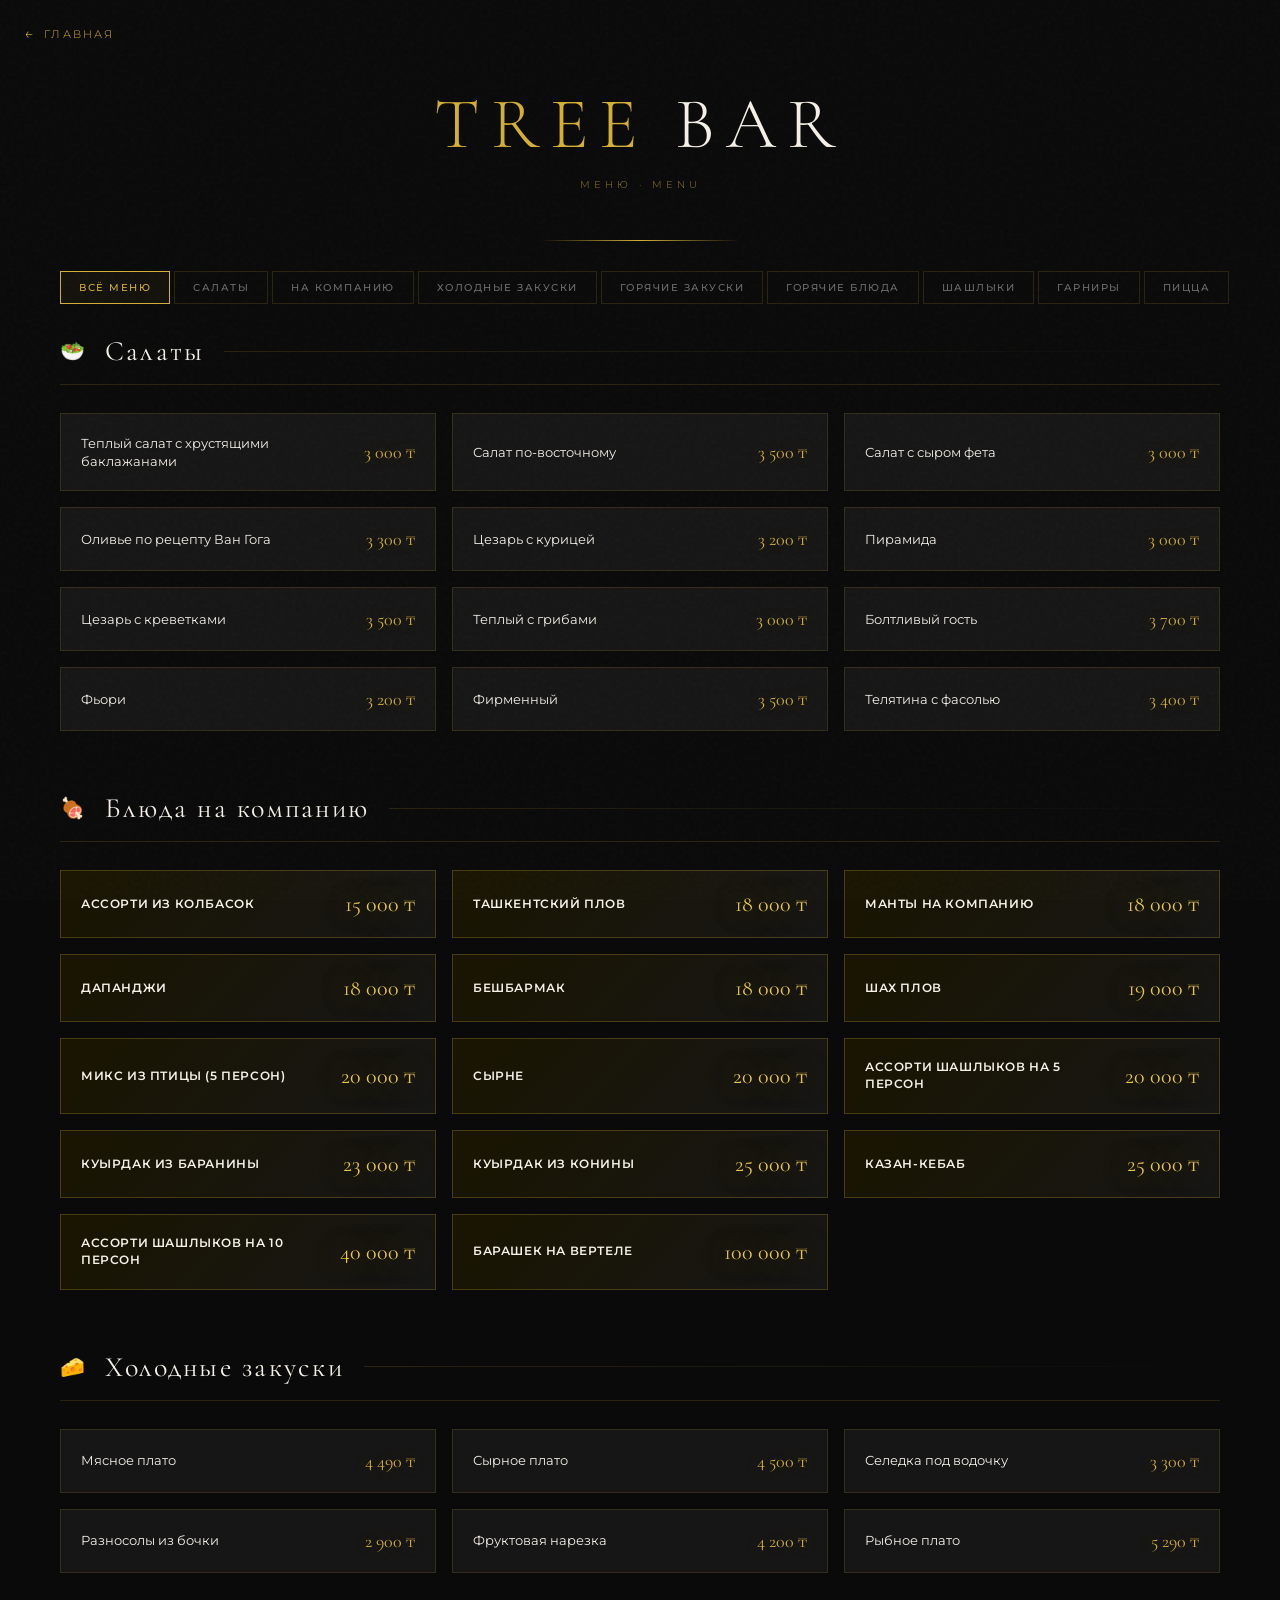
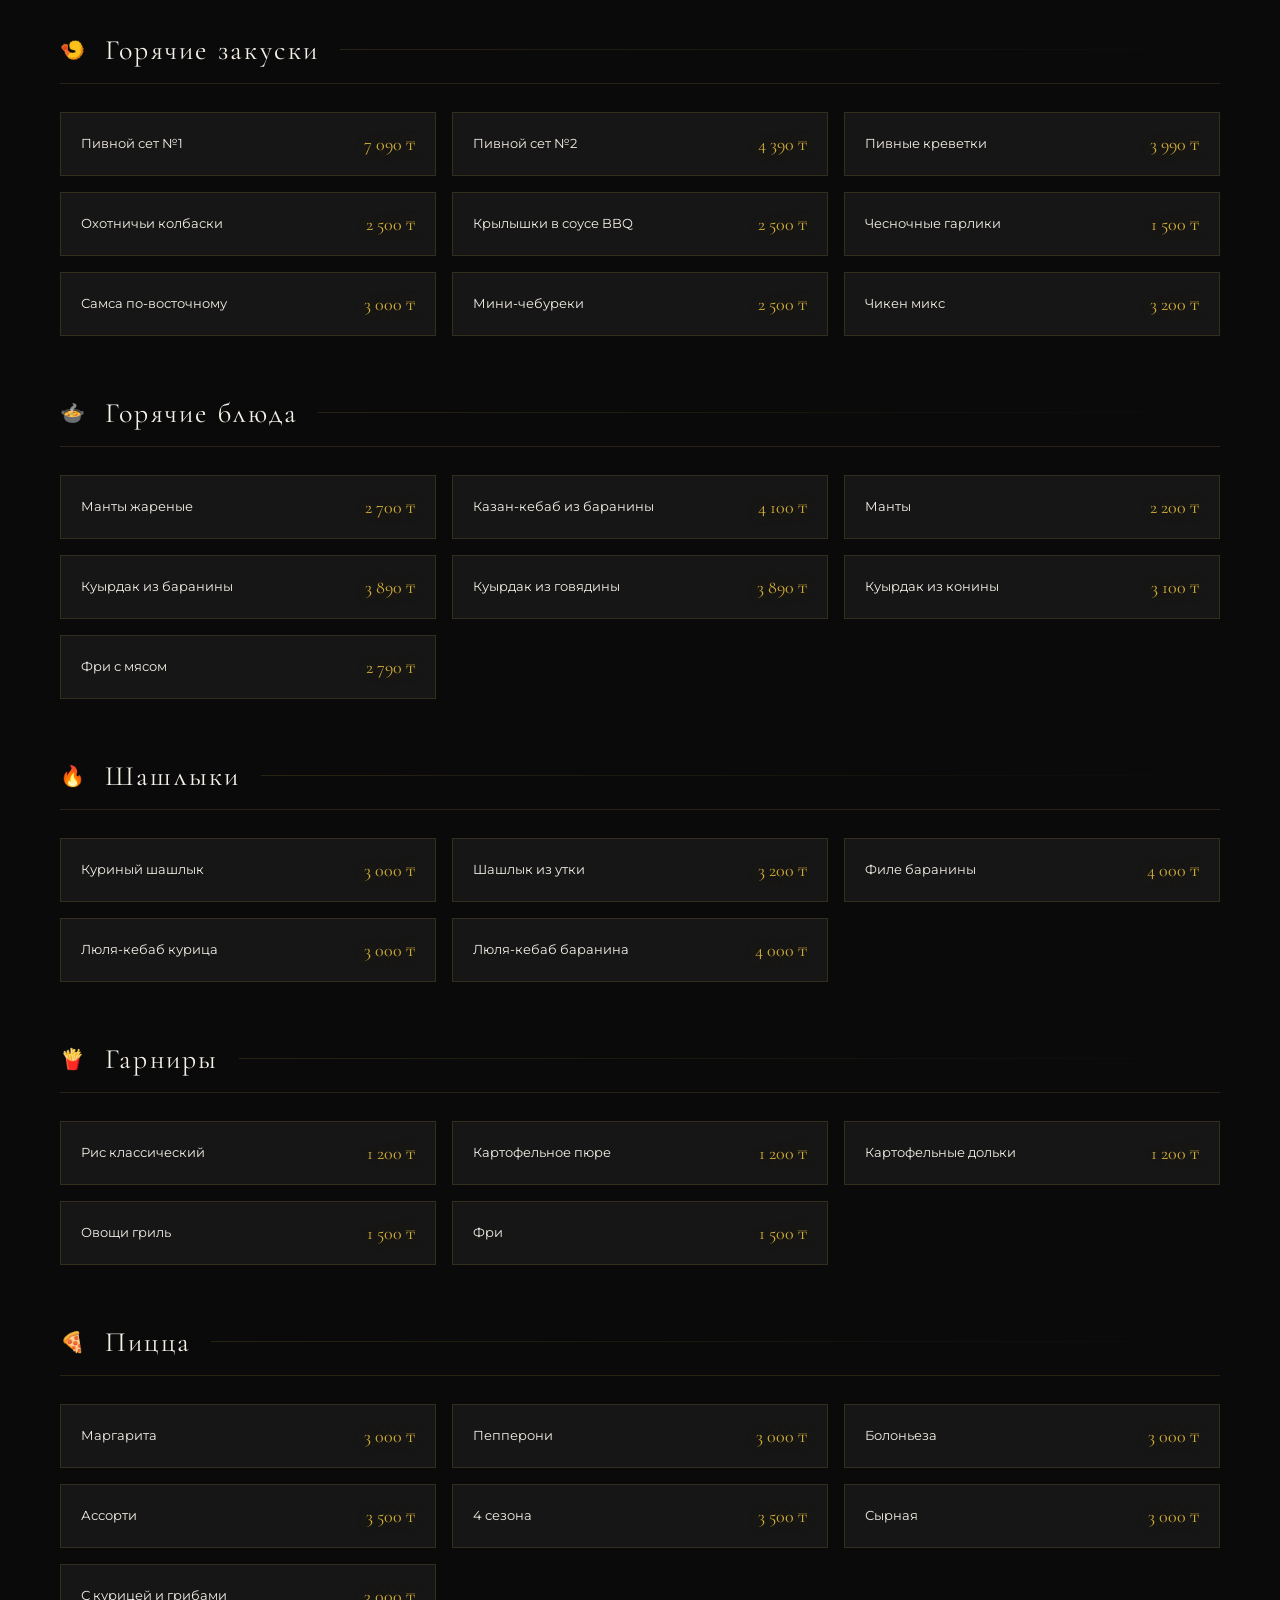
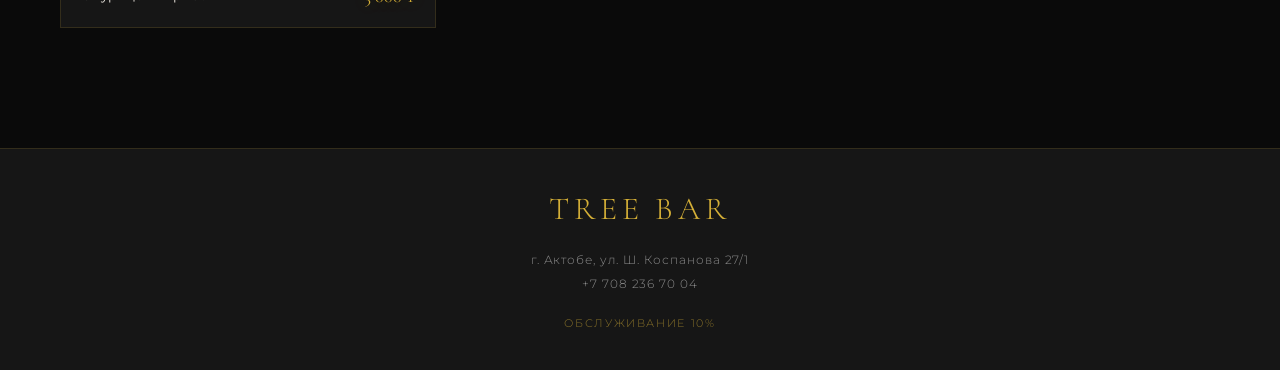
<file: index.html/menu.html>
<!DOCTYPE html>
<html lang="ru">
<head>
  <meta charset="UTF-8" />
  <meta name="viewport" content="width=device-width, initial-scale=1.0" />
  <title>Меню — TREE BAR</title>
  <link id="theme-css" rel="stylesheet" href="style-dark.css" />
</head>
<body class="menu-page">

  <a href="index.html" class="back-btn">Главная</a>

  <!-- HERO -->
  <header class="menu-hero">
    <h1 class="menu-title"><span>TREE</span> BAR</h1>
    <p class="menu-subtitle">Меню · Menu</p>
  </header>

  <!-- CATEGORY TABS -->
  <div class="cat-tabs">
    <button class="cat-tab active" data-target="all">Всё меню</button>
    <button class="cat-tab" data-target="salads">Салаты</button>
    <button class="cat-tab" data-target="company">На компанию</button>
    <button class="cat-tab" data-target="cold">Холодные закуски</button>
    <button class="cat-tab" data-target="hot-apps">Горячие закуски</button>
    <button class="cat-tab" data-target="hot">Горячие блюда</button>
    <button class="cat-tab" data-target="grill">Шашлыки</button>
    <button class="cat-tab" data-target="sides">Гарниры</button>
    <button class="cat-tab" data-target="pizza">Пицца</button>
  </div>

  <!-- MENU CONTENT -->
  <div class="menu-content">

    <!-- САЛАТЫ -->
    <section class="menu-section" data-section="salads">
      <div class="section-header">
        <span class="section-icon">🥗</span>
        <h2 class="section-title">Салаты</h2>
        <div class="section-line"></div>
      </div>
      <div class="items-grid">
        <div class="menu-card"><span class="card-name">Теплый салат с хрустящими баклажанами</span><span class="card-price">3 000 ₸</span></div>
        <div class="menu-card"><span class="card-name">Салат по-восточному</span><span class="card-price">3 500 ₸</span></div>
        <div class="menu-card"><span class="card-name">Салат с сыром фета</span><span class="card-price">3 000 ₸</span></div>
        <div class="menu-card"><span class="card-name">Оливье по рецепту Ван Гога</span><span class="card-price">3 300 ₸</span></div>
        <div class="menu-card"><span class="card-name">Цезарь с курицей</span><span class="card-price">3 200 ₸</span></div>
        <div class="menu-card"><span class="card-name">Пирамида</span><span class="card-price">3 000 ₸</span></div>
        <div class="menu-card"><span class="card-name">Цезарь с креветками</span><span class="card-price">3 500 ₸</span></div>
        <div class="menu-card"><span class="card-name">Теплый с грибами</span><span class="card-price">3 000 ₸</span></div>
        <div class="menu-card"><span class="card-name">Болтливый гость</span><span class="card-price">3 700 ₸</span></div>
        <div class="menu-card"><span class="card-name">Фьори</span><span class="card-price">3 200 ₸</span></div>
        <div class="menu-card"><span class="card-name">Фирменный</span><span class="card-price">3 500 ₸</span></div>
        <div class="menu-card"><span class="card-name">Телятина с фасолью</span><span class="card-price">3 400 ₸</span></div>
      </div>
    </section>

    <!-- БЛЮДА НА КОМПАНИЮ -->
    <section class="menu-section" data-section="company">
      <div class="section-header">
        <span class="section-icon">🍖</span>
        <h2 class="section-title">Блюда на компанию</h2>
        <div class="section-line"></div>
      </div>
      <div class="items-grid company">
        <div class="menu-card"><span class="card-name">Ассорти из колбасок</span><span class="card-price">15 000 ₸</span></div>
        <div class="menu-card"><span class="card-name">Ташкентский плов</span><span class="card-price">18 000 ₸</span></div>
        <div class="menu-card"><span class="card-name">Манты на компанию</span><span class="card-price">18 000 ₸</span></div>
        <div class="menu-card"><span class="card-name">Дапанджи</span><span class="card-price">18 000 ₸</span></div>
        <div class="menu-card"><span class="card-name">Бешбармак</span><span class="card-price">18 000 ₸</span></div>
        <div class="menu-card"><span class="card-name">Шах плов</span><span class="card-price">19 000 ₸</span></div>
        <div class="menu-card"><span class="card-name">Микс из птицы (5 персон)</span><span class="card-price">20 000 ₸</span></div>
        <div class="menu-card"><span class="card-name">Сырне</span><span class="card-price">20 000 ₸</span></div>
        <div class="menu-card"><span class="card-name">Ассорти шашлыков на 5 персон</span><span class="card-price">20 000 ₸</span></div>
        <div class="menu-card"><span class="card-name">Куырдак из баранины</span><span class="card-price">23 000 ₸</span></div>
        <div class="menu-card"><span class="card-name">Куырдак из конины</span><span class="card-price">25 000 ₸</span></div>
        <div class="menu-card"><span class="card-name">Казан-кебаб</span><span class="card-price">25 000 ₸</span></div>
        <div class="menu-card"><span class="card-name">Ассорти шашлыков на 10 персон</span><span class="card-price">40 000 ₸</span></div>
        <div class="menu-card"><span class="card-name">Барашек на вертеле</span><span class="card-price">100 000 ₸</span></div>
      </div>
    </section>

    <!-- ХОЛОДНЫЕ ЗАКУСКИ -->
    <section class="menu-section" data-section="cold">
      <div class="section-header">
        <span class="section-icon">🧀</span>
        <h2 class="section-title">Холодные закуски</h2>
        <div class="section-line"></div>
      </div>
      <div class="items-grid">
        <div class="menu-card"><span class="card-name">Мясное плато</span><span class="card-price">4 490 ₸</span></div>
        <div class="menu-card"><span class="card-name">Сырное плато</span><span class="card-price">4 500 ₸</span></div>
        <div class="menu-card"><span class="card-name">Селедка под водочку</span><span class="card-price">3 300 ₸</span></div>
        <div class="menu-card"><span class="card-name">Разносолы из бочки</span><span class="card-price">2 900 ₸</span></div>
        <div class="menu-card"><span class="card-name">Фруктовая нарезка</span><span class="card-price">4 200 ₸</span></div>
        <div class="menu-card"><span class="card-name">Рыбное плато</span><span class="card-price">5 290 ₸</span></div>
      </div>
    </section>

    <!-- ГОРЯЧИЕ ЗАКУСКИ -->
    <section class="menu-section" data-section="hot-apps">
      <div class="section-header">
        <span class="section-icon">🍤</span>
        <h2 class="section-title">Горячие закуски</h2>
        <div class="section-line"></div>
      </div>
      <div class="items-grid">
        <div class="menu-card"><span class="card-name">Пивной сет №1</span><span class="card-price">7 090 ₸</span></div>
        <div class="menu-card"><span class="card-name">Пивной сет №2</span><span class="card-price">4 390 ₸</span></div>
        <div class="menu-card"><span class="card-name">Пивные креветки</span><span class="card-price">3 990 ₸</span></div>
        <div class="menu-card"><span class="card-name">Охотничьи колбаски</span><span class="card-price">2 500 ₸</span></div>
        <div class="menu-card"><span class="card-name">Крылышки в соусе BBQ</span><span class="card-price">2 500 ₸</span></div>
        <div class="menu-card"><span class="card-name">Чесночные гарлики</span><span class="card-price">1 500 ₸</span></div>
        <div class="menu-card"><span class="card-name">Самса по-восточному</span><span class="card-price">3 000 ₸</span></div>
        <div class="menu-card"><span class="card-name">Мини-чебуреки</span><span class="card-price">2 500 ₸</span></div>
        <div class="menu-card"><span class="card-name">Чикен микс</span><span class="card-price">3 200 ₸</span></div>
      </div>
    </section>

    <!-- ГОРЯЧИЕ БЛЮДА -->
    <section class="menu-section" data-section="hot">
      <div class="section-header">
        <span class="section-icon">🍲</span>
        <h2 class="section-title">Горячие блюда</h2>
        <div class="section-line"></div>
      </div>
      <div class="items-grid">
        <div class="menu-card"><span class="card-name">Манты жареные</span><span class="card-price">2 700 ₸</span></div>
        <div class="menu-card"><span class="card-name">Казан-кебаб из баранины</span><span class="card-price">4 100 ₸</span></div>
        <div class="menu-card"><span class="card-name">Манты</span><span class="card-price">2 200 ₸</span></div>
        <div class="menu-card"><span class="card-name">Куырдак из баранины</span><span class="card-price">3 890 ₸</span></div>
        <div class="menu-card"><span class="card-name">Куырдак из говядины</span><span class="card-price">3 890 ₸</span></div>
        <div class="menu-card"><span class="card-name">Куырдак из конины</span><span class="card-price">3 100 ₸</span></div>
        <div class="menu-card"><span class="card-name">Фри с мясом</span><span class="card-price">2 790 ₸</span></div>
      </div>
    </section>

    <!-- ШАШЛЫКИ -->
    <section class="menu-section" data-section="grill">
      <div class="section-header">
        <span class="section-icon">🔥</span>
        <h2 class="section-title">Шашлыки</h2>
        <div class="section-line"></div>
      </div>
      <div class="items-grid">
        <div class="menu-card"><span class="card-name">Куриный шашлык</span><span class="card-price">3 000 ₸</span></div>
        <div class="menu-card"><span class="card-name">Шашлык из утки</span><span class="card-price">3 200 ₸</span></div>
        <div class="menu-card"><span class="card-name">Филе баранины</span><span class="card-price">4 000 ₸</span></div>
        <div class="menu-card"><span class="card-name">Люля-кебаб курица</span><span class="card-price">3 000 ₸</span></div>
        <div class="menu-card"><span class="card-name">Люля-кебаб баранина</span><span class="card-price">4 000 ₸</span></div>
      </div>
    </section>

    <!-- ГАРНИРЫ -->
    <section class="menu-section" data-section="sides">
      <div class="section-header">
        <span class="section-icon">🍟</span>
        <h2 class="section-title">Гарниры</h2>
        <div class="section-line"></div>
      </div>
      <div class="items-grid">
        <div class="menu-card"><span class="card-name">Рис классический</span><span class="card-price">1 200 ₸</span></div>
        <div class="menu-card"><span class="card-name">Картофельное пюре</span><span class="card-price">1 200 ₸</span></div>
        <div class="menu-card"><span class="card-name">Картофельные дольки</span><span class="card-price">1 200 ₸</span></div>
        <div class="menu-card"><span class="card-name">Овощи гриль</span><span class="card-price">1 500 ₸</span></div>
        <div class="menu-card"><span class="card-name">Фри</span><span class="card-price">1 500 ₸</span></div>
      </div>
    </section>

    <!-- ПИЦЦА -->
    <section class="menu-section" data-section="pizza">
      <div class="section-header">
        <span class="section-icon">🍕</span>
        <h2 class="section-title">Пицца</h2>
        <div class="section-line"></div>
      </div>
      <div class="items-grid">
        <div class="menu-card"><span class="card-name">Маргарита</span><span class="card-price">3 000 ₸</span></div>
        <div class="menu-card"><span class="card-name">Пепперони</span><span class="card-price">3 000 ₸</span></div>
        <div class="menu-card"><span class="card-name">Болоньеза</span><span class="card-price">3 000 ₸</span></div>
        <div class="menu-card"><span class="card-name">Ассорти</span><span class="card-price">3 500 ₸</span></div>
        <div class="menu-card"><span class="card-name">4 сезона</span><span class="card-price">3 500 ₸</span></div>
        <div class="menu-card"><span class="card-name">Сырная</span><span class="card-price">3 000 ₸</span></div>
        <div class="menu-card"><span class="card-name">С курицей и грибами</span><span class="card-price">3 000 ₸</span></div>
      </div>
    </section>

  </div><!-- /menu-content -->

  <!-- FOOTER -->
  <footer class="menu-footer">
    <div class="menu-footer-inner">
      <div class="footer-logo">TREE BAR</div>
      <div class="footer-info">
        г. Актобе, ул. Ш. Коспанова 27/1<br>
        +7 708 236 70 04
      </div>
      <div class="footer-service">Обслуживание 10%</div>
    </div>
  </footer>

  <script src="script.js"></script>
</body>
</html>
</file>
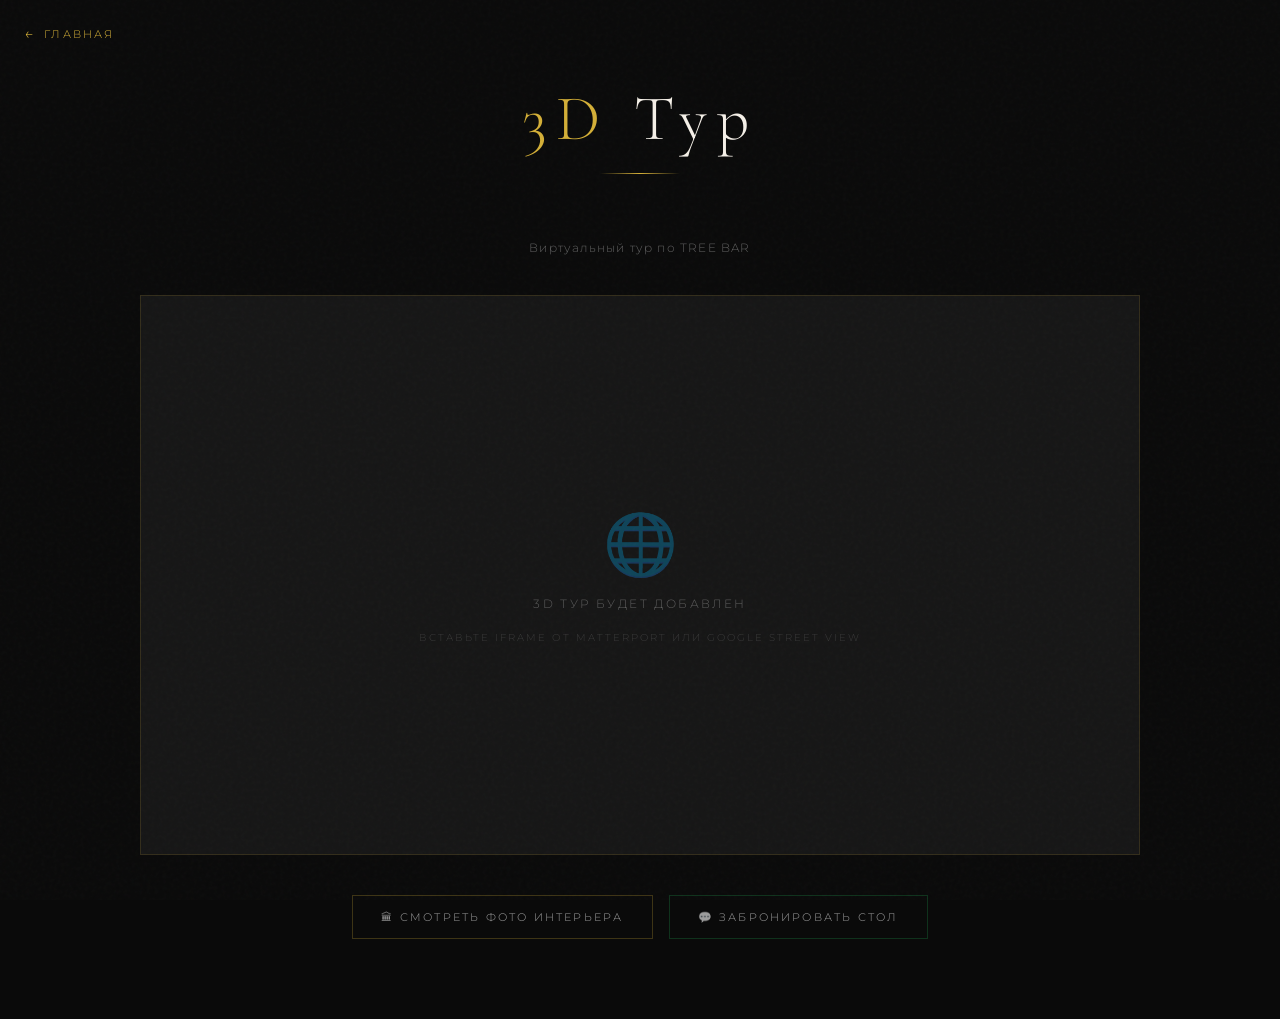
<file: index.html/tour.html>
<!DOCTYPE html>
<html lang="ru">
<head>
  <meta charset="UTF-8" />
  <meta name="viewport" content="width=device-width, initial-scale=1.0" />
  <title>3D Тур — TREE BAR</title>
  <link id="theme-css" rel="stylesheet" href="style-dark.css" />
</head>
<body class="tour-page">

  <a href="index.html" class="back-btn">Главная</a>

  <div class="page-title-wrap">
    <h1 class="page-title"><span>3D</span> Тур</h1>
    <div class="page-line"></div>
  </div>

  <p style="font-size:12px;letter-spacing:0.1em;color:rgba(255,255,255,0.35);margin-top:16px;">
    Виртуальный тур по TREE BAR
  </p>

  <div class="tour-frame">
    <!--
      ИНСТРУКЦИЯ:
      Замените содержимое ниже на iframe от Matterport, Google Street View или другого 3D-сервиса.

      Пример Matterport:
      <iframe src="https://my.matterport.com/show/?m=XXXXXXX"
              width="100%" height="100%" frameborder="0"
              allowfullscreen allow="xr-spatial-tracking"></iframe>

      Пример Google Maps Street View:
      <iframe src="https://www.google.com/maps/embed?pb=..."
              width="100%" height="100%" frameborder="0"
              style="border:0" allowfullscreen></iframe>
    -->
    <div class="tour-placeholder">
      <div class="tour-icon">🌐</div>
      <p>3D тур будет добавлен</p>
      <p style="font-size:10px;opacity:0.5;margin-top:4px;">Вставьте iframe от Matterport или Google Street View</p>
    </div>
  </div>

  <!-- Quick links -->
  <div style="margin-top:40px;display:flex;gap:16px;flex-wrap:wrap;justify-content:center;">
    <a href="interior.html" style="
      display:inline-flex;align-items:center;gap:8px;
      padding:14px 28px;border:1px solid rgba(212,175,55,0.25);
      color:rgba(255,255,255,0.6);text-decoration:none;
      font-size:11px;letter-spacing:0.2em;text-transform:uppercase;
      transition:all 0.3s;font-family:'Montserrat',sans-serif;
    " onmouseover="this.style.borderColor='rgba(212,175,55,0.6)';this.style.color='#D4AF37'"
       onmouseout="this.style.borderColor='rgba(212,175,55,0.25)';this.style.color='rgba(255,255,255,0.6)'">
      🏛 Смотреть фото интерьера
    </a>
    <a href="https://wa.me/87082367004" target="_blank" rel="noopener" style="
      display:inline-flex;align-items:center;gap:8px;
      padding:14px 28px;border:1px solid rgba(37,211,102,0.2);
      color:rgba(255,255,255,0.6);text-decoration:none;
      font-size:11px;letter-spacing:0.2em;text-transform:uppercase;
      transition:all 0.3s;font-family:'Montserrat',sans-serif;
    " onmouseover="this.style.borderColor='rgba(37,211,102,0.5)';this.style.color='#25D366'"
       onmouseout="this.style.borderColor='rgba(37,211,102,0.2)';this.style.color='rgba(255,255,255,0.6)'">
      💬 Забронировать стол
    </a>
  </div>

  <script src="script.js"></script>
</body>
</html>
</file>
<file: index.html/style-dark.css>
@import url('https://fonts.googleapis.com/css2?family=Cormorant+Garamond:ital,wght@0,300;0,400;0,600;1,300;1,400&family=Montserrat:wght@300;400;500;600&display=swap');

:root {
  --gold: #D4AF37;
  --gold-light: #E8C84A;
  --gold-dim: #9A7B1A;
  --black: #0A0A0A;
  --dark: #111111;
  --dark-card: #161616;
  --dark-hover: #1E1E1E;
  --white: #F5F0E8;
  --gray: #888;
  --border: rgba(212, 175, 55, 0.15);
}

* { margin: 0; padding: 0; box-sizing: border-box; }

html { scroll-behavior: smooth; }

body {
  background: var(--black);
  color: var(--white);
  font-family: 'Montserrat', sans-serif;
  font-weight: 300;
  min-height: 100vh;
  overflow-x: hidden;
}

/* ---- NOISE OVERLAY ---- */
body::before {
  content: '';
  position: fixed;
  inset: 0;
  background-image: url("data:image/svg+xml,%3Csvg viewBox='0 0 256 256' xmlns='http://www.w3.org/2000/svg'%3E%3Cfilter id='noise'%3E%3CfeTurbulence type='fractalNoise' baseFrequency='0.9' numOctaves='4' stitchTiles='stitch'/%3E%3C/filter%3E%3Crect width='100%25' height='100%25' filter='url(%23noise)' opacity='0.04'/%3E%3C/svg%3E");
  pointer-events: none;
  z-index: 1000;
  opacity: 0.6;
}

/* ---- BACK BUTTON ---- */
.back-btn {
  position: fixed;
  top: 24px;
  left: 24px;
  z-index: 100;
  display: flex;
  align-items: center;
  gap: 8px;
  color: var(--gold);
  text-decoration: none;
  font-family: 'Montserrat', sans-serif;
  font-size: 11px;
  letter-spacing: 0.2em;
  text-transform: uppercase;
  transition: all 0.3s ease;
}
.back-btn:hover { color: var(--gold-light); gap: 12px; }
.back-btn::before {
  content: '←';
  font-size: 16px;
}

/* ---- SCROLLBAR ---- */
::-webkit-scrollbar { width: 4px; }
::-webkit-scrollbar-track { background: var(--black); }
::-webkit-scrollbar-thumb { background: var(--gold-dim); border-radius: 2px; }

/* =========================================
   INDEX PAGE
   ========================================= */

.home-container {
  min-height: 100vh;
  display: flex;
  flex-direction: column;
  align-items: center;
  justify-content: center;
  position: relative;
  padding: 40px 20px;
}

/* Ambient glow */
.home-container::after {
  content: '';
  position: fixed;
  top: 50%;
  left: 50%;
  transform: translate(-50%, -50%);
  width: 600px;
  height: 600px;
  background: radial-gradient(circle, rgba(212,175,55,0.06) 0%, transparent 70%);
  pointer-events: none;
}

.logo-wrap {
  text-align: center;
  margin-bottom: 64px;
  animation: fadeInDown 1s ease both;
}

.logo-tree {
  font-family: 'Cormorant Garamond', serif;
  font-size: clamp(64px, 12vw, 120px);
  font-weight: 300;
  letter-spacing: 0.15em;
  color: var(--white);
  line-height: 0.9;
  position: relative;
}

.logo-tree span {
  color: var(--gold);
  text-shadow: 0 0 40px rgba(212,175,55,0.4);
}

.logo-bar {
  font-family: 'Cormorant Garamond', serif;
  font-size: clamp(64px, 12vw, 120px);
  font-weight: 300;
  letter-spacing: 0.15em;
  color: var(--white);
  line-height: 0.9;
}

.logo-sub {
  font-family: 'Montserrat', sans-serif;
  font-size: 10px;
  font-weight: 500;
  letter-spacing: 0.5em;
  color: var(--gold);
  text-transform: uppercase;
  margin-top: 16px;
  opacity: 0.8;
}

.logo-line {
  width: 60px;
  height: 1px;
  background: linear-gradient(90deg, transparent, var(--gold), transparent);
  margin: 14px auto 0;
}

/* ---- NAV BUTTONS ---- */
.nav-grid {
  display: grid;
  grid-template-columns: repeat(2, 1fr);
  gap: 12px;
  width: 100%;
  max-width: 400px;
  animation: fadeInUp 1s ease 0.3s both;
}

.nav-btn {
  display: flex;
  align-items: center;
  justify-content: center;
  gap: 10px;
  padding: 18px 24px;
  border: 1px solid var(--border);
  background: var(--dark-card);
  color: var(--white);
  text-decoration: none;
  font-family: 'Montserrat', sans-serif;
  font-size: 11px;
  font-weight: 500;
  letter-spacing: 0.2em;
  text-transform: uppercase;
  cursor: pointer;
  transition: all 0.35s cubic-bezier(0.4, 0, 0.2, 1);
  position: relative;
  overflow: hidden;
}

.nav-btn::before {
  content: '';
  position: absolute;
  inset: 0;
  background: linear-gradient(135deg, rgba(212,175,55,0.08), transparent);
  opacity: 0;
  transition: opacity 0.35s;
}

.nav-btn:hover::before { opacity: 1; }
.nav-btn:hover {
  border-color: rgba(212,175,55,0.5);
  color: var(--gold-light);
  transform: translateY(-2px);
  box-shadow: 0 8px 32px rgba(0,0,0,0.4), 0 0 20px rgba(212,175,55,0.08);
}

.nav-btn.full-width { grid-column: 1 / -1; }

.nav-btn .btn-icon {
  font-size: 16px;
  opacity: 0.7;
}

/* WhatsApp */
.nav-btn.whatsapp:hover { border-color: rgba(37,211,102,0.4); color: #25D366; }
.nav-btn.instagram:hover { border-color: rgba(225,48,108,0.4); color: #E1306C; }
.nav-btn.gis:hover { border-color: rgba(30,150,243,0.4); color: #1E96F3; }

/* ---- FOOTER ---- */
.home-footer {
  position: fixed;
  bottom: 24px;
  left: 0; right: 0;
  text-align: center;
  font-size: 10px;
  letter-spacing: 0.15em;
  color: rgba(255,255,255,0.2);
  text-transform: uppercase;
}

/* =========================================
   MENU PAGE
   ========================================= */

.menu-page {
  min-height: 100vh;
  padding: 0;
}

.menu-hero {
  text-align: center;
  padding: 80px 20px 50px;
  position: relative;
}

.menu-hero::after {
  content: '';
  position: absolute;
  bottom: 0; left: 50%;
  transform: translateX(-50%);
  width: 200px;
  height: 1px;
  background: linear-gradient(90deg, transparent, var(--gold), transparent);
}

.menu-title {
  font-family: 'Cormorant Garamond', serif;
  font-size: clamp(40px, 8vw, 72px);
  font-weight: 300;
  letter-spacing: 0.15em;
  color: var(--white);
}

.menu-title span { color: var(--gold); }

.menu-subtitle {
  font-size: 10px;
  letter-spacing: 0.4em;
  color: var(--gold);
  text-transform: uppercase;
  margin-top: 10px;
  opacity: 0.7;
}

/* ---- CATEGORY TABS ---- */
.cat-tabs {
  display: flex;
  overflow-x: auto;
  gap: 4px;
  padding: 30px 20px;
  max-width: 1200px;
  margin: 0 auto;
  scrollbar-width: none;
  -webkit-overflow-scrolling: touch;
}
.cat-tabs::-webkit-scrollbar { display: none; }

.cat-tab {
  flex-shrink: 0;
  padding: 9px 18px;
  border: 1px solid var(--border);
  background: transparent;
  color: rgba(255,255,255,0.4);
  font-family: 'Montserrat', sans-serif;
  font-size: 10px;
  font-weight: 500;
  letter-spacing: 0.15em;
  text-transform: uppercase;
  cursor: pointer;
  transition: all 0.3s;
  white-space: nowrap;
}

.cat-tab:hover, .cat-tab.active {
  border-color: var(--gold);
  color: var(--gold);
  background: rgba(212,175,55,0.05);
}

/* ---- MENU SECTIONS ---- */
.menu-content {
  max-width: 1200px;
  margin: 0 auto;
  padding: 0 20px 60px;
}

.menu-section {
  margin-bottom: 60px;
  opacity: 0;
  transform: translateY(20px);
  transition: all 0.6s ease;
}
.menu-section.visible {
  opacity: 1;
  transform: translateY(0);
}

.section-header {
  display: flex;
  align-items: center;
  gap: 20px;
  margin-bottom: 28px;
  padding-bottom: 16px;
  border-bottom: 1px solid var(--border);
}

.section-icon { font-size: 20px; }

.section-title {
  font-family: 'Cormorant Garamond', serif;
  font-size: 28px;
  font-weight: 400;
  letter-spacing: 0.08em;
  color: var(--white);
}

.section-line {
  flex: 1;
  height: 1px;
  background: linear-gradient(90deg, var(--border), transparent);
}

/* ---- MENU GRID ---- */
.items-grid {
  display: grid;
  grid-template-columns: repeat(auto-fill, minmax(280px, 1fr));
  gap: 16px;
}

.menu-card {
  background: var(--dark-card);
  border: 1px solid var(--border);
  padding: 20px;
  display: flex;
  justify-content: space-between;
  align-items: center;
  transition: all 0.3s cubic-bezier(0.4, 0, 0.2, 1);
  cursor: default;
  position: relative;
  overflow: hidden;
}

.menu-card::before {
  content: '';
  position: absolute;
  left: 0; top: 0; bottom: 0;
  width: 2px;
  background: var(--gold);
  transform: scaleY(0);
  transition: transform 0.3s ease;
  transform-origin: bottom;
}

.menu-card:hover::before { transform: scaleY(1); }

.menu-card:hover {
  border-color: rgba(212,175,55,0.3);
  background: var(--dark-hover);
  transform: translateX(4px);
}

.card-name {
  font-family: 'Montserrat', sans-serif;
  font-size: 13px;
  font-weight: 400;
  color: var(--white);
  line-height: 1.4;
  flex: 1;
  margin-right: 16px;
}

.card-price {
  font-family: 'Cormorant Garamond', serif;
  font-size: 18px;
  font-weight: 400;
  color: var(--gold);
  white-space: nowrap;
  text-shadow: 0 0 20px rgba(212,175,55,0.3);
}

/* ---- COMPANY DISHES (FEATURED) ---- */
.items-grid.company .menu-card {
  background: linear-gradient(135deg, #1a1500, var(--dark-card));
  border-color: rgba(212,175,55,0.25);
}

.items-grid.company .menu-card:hover {
  border-color: rgba(212,175,55,0.6);
  background: linear-gradient(135deg, #221c00, #1a1500);
  box-shadow: 0 4px 40px rgba(212,175,55,0.08);
}

.items-grid.company .card-name {
  font-size: 12px;
  font-weight: 600;
  letter-spacing: 0.05em;
  text-transform: uppercase;
}

.items-grid.company .card-price {
  font-size: 22px;
  color: var(--gold-light);
  text-shadow: 0 0 30px rgba(212,175,55,0.5);
}

/* ---- MENU FOOTER ---- */
.menu-footer {
  background: var(--dark-card);
  border-top: 1px solid var(--border);
  padding: 40px 20px;
  text-align: center;
}

.menu-footer-inner {
  max-width: 600px;
  margin: 0 auto;
}

.footer-logo {
  font-family: 'Cormorant Garamond', serif;
  font-size: 32px;
  letter-spacing: 0.15em;
  color: var(--gold);
  margin-bottom: 20px;
}

.footer-info {
  font-size: 12px;
  letter-spacing: 0.08em;
  color: rgba(255,255,255,0.5);
  line-height: 2;
}

.footer-service {
  margin-top: 20px;
  font-size: 11px;
  letter-spacing: 0.15em;
  color: var(--gold);
  opacity: 0.6;
  text-transform: uppercase;
}

/* =========================================
   INTERIOR PAGE
   ========================================= */

.interior-page {
  min-height: 100vh;
  padding: 80px 20px 60px;
}

.page-title-wrap {
  text-align: center;
  margin-bottom: 50px;
}

.page-title {
  font-family: 'Cormorant Garamond', serif;
  font-size: clamp(36px, 7vw, 64px);
  font-weight: 300;
  letter-spacing: 0.15em;
  color: var(--white);
}

.page-title span { color: var(--gold); }

.page-line {
  width: 80px;
  height: 1px;
  background: linear-gradient(90deg, transparent, var(--gold), transparent);
  margin: 16px auto 0;
}

.gallery-grid {
  display: grid;
  grid-template-columns: repeat(auto-fill, minmax(300px, 1fr));
  gap: 12px;
  max-width: 1200px;
  margin: 0 auto;
}

.gallery-item {
  position: relative;
  overflow: hidden;
  cursor: pointer;
  aspect-ratio: 4/3;
  background: var(--dark-card);
  border: 1px solid var(--border);
}

.gallery-item:first-child {
  grid-column: span 2;
  aspect-ratio: 16/7;
}

.gallery-item img {
  width: 100%;
  height: 100%;
  object-fit: cover;
  transition: transform 0.6s cubic-bezier(0.4, 0, 0.2, 1), filter 0.4s;
  filter: brightness(0.85) saturate(0.9);
}

.gallery-item:hover img {
  transform: scale(1.06);
  filter: brightness(1) saturate(1.1);
}

.gallery-overlay {
  position: absolute;
  inset: 0;
  background: linear-gradient(to top, rgba(0,0,0,0.5), transparent);
  opacity: 0;
  transition: opacity 0.3s;
  display: flex;
  align-items: flex-end;
  padding: 20px;
}

.gallery-item:hover .gallery-overlay { opacity: 1; }

.gallery-overlay-icon {
  color: var(--gold);
  font-size: 24px;
}

/* Lightbox */
.lightbox {
  position: fixed;
  inset: 0;
  background: rgba(0,0,0,0.95);
  z-index: 9999;
  display: flex;
  align-items: center;
  justify-content: center;
  opacity: 0;
  visibility: hidden;
  transition: all 0.3s;
}

.lightbox.open { opacity: 1; visibility: visible; }

.lightbox img {
  max-width: 90vw;
  max-height: 90vh;
  object-fit: contain;
  border: 1px solid var(--border);
}

.lightbox-close {
  position: absolute;
  top: 24px;
  right: 24px;
  width: 44px;
  height: 44px;
  border: 1px solid var(--border);
  background: var(--dark-card);
  color: var(--white);
  font-size: 20px;
  cursor: pointer;
  display: flex;
  align-items: center;
  justify-content: center;
  transition: all 0.3s;
}
.lightbox-close:hover { border-color: var(--gold); color: var(--gold); }

.lightbox-nav {
  position: absolute;
  top: 50%;
  transform: translateY(-50%);
  background: var(--dark-card);
  border: 1px solid var(--border);
  color: var(--white);
  width: 44px;
  height: 44px;
  cursor: pointer;
  font-size: 18px;
  display: flex;
  align-items: center;
  justify-content: center;
  transition: all 0.3s;
}
.lightbox-nav:hover { border-color: var(--gold); color: var(--gold); }
.lightbox-prev { left: 24px; }
.lightbox-next { right: 24px; }

/* =========================================
   TOUR PAGE
   ========================================= */

.tour-page {
  min-height: 100vh;
  display: flex;
  flex-direction: column;
  align-items: center;
  justify-content: center;
  padding: 80px 20px;
  text-align: center;
}

.tour-frame {
  width: 100%;
  max-width: 1000px;
  height: 560px;
  border: 1px solid var(--border);
  background: var(--dark-card);
  position: relative;
  margin-top: 40px;
}

.tour-placeholder {
  position: absolute;
  inset: 0;
  display: flex;
  flex-direction: column;
  align-items: center;
  justify-content: center;
  gap: 16px;
}

.tour-icon { font-size: 60px; opacity: 0.3; }

.tour-placeholder p {
  font-size: 12px;
  letter-spacing: 0.2em;
  color: rgba(255,255,255,0.3);
  text-transform: uppercase;
}

/* =========================================
   ANIMATIONS
   ========================================= */

@keyframes fadeInDown {
  from { opacity: 0; transform: translateY(-30px); }
  to   { opacity: 1; transform: translateY(0); }
}

@keyframes fadeInUp {
  from { opacity: 0; transform: translateY(30px); }
  to   { opacity: 1; transform: translateY(0); }
}

@keyframes goldPulse {
  0%, 100% { text-shadow: 0 0 20px rgba(212,175,55,0.3); }
  50%       { text-shadow: 0 0 50px rgba(212,175,55,0.7); }
}

.glow-text { animation: goldPulse 3s ease-in-out infinite; }

/* =========================================
   LIGHT STYLE
   ========================================= */

body.light-mode {
  --black: #F8F5EF;
  --dark: #F0ECE3;
  --dark-card: #FFFFFF;
  --dark-hover: #F5F0E8;
  --white: #1A1A1A;
  --border: rgba(0,0,0,0.1);
}
body.light-mode .section-title { color: #1a1a1a; }
body.light-mode .card-name { color: #1a1a1a; }

/* =========================================
   RESPONSIVE
   ========================================= */

@media (max-width: 600px) {
  .gallery-item:first-child { grid-column: span 1; aspect-ratio: 4/3; }
  .nav-grid { max-width: 340px; }
  .items-grid { grid-template-columns: 1fr; }
  .tour-frame { height: 300px; }
}
</file>
